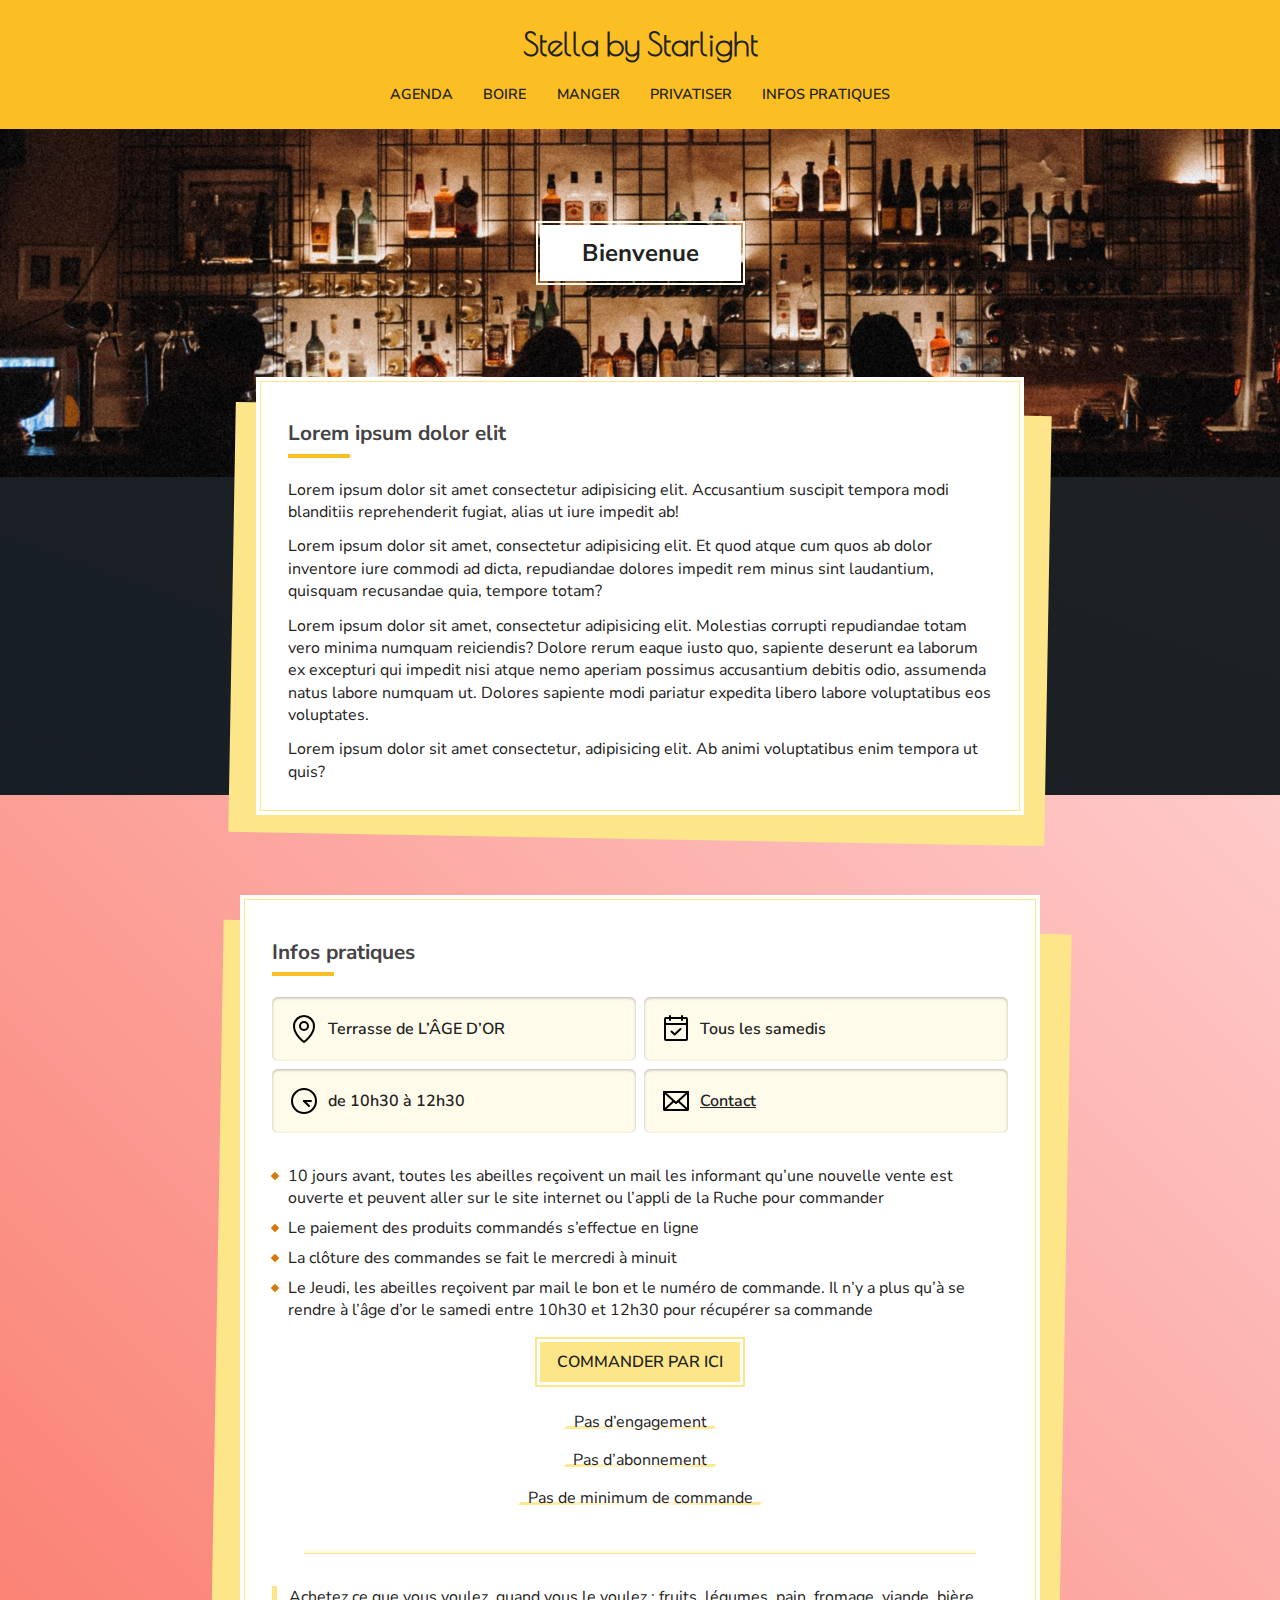
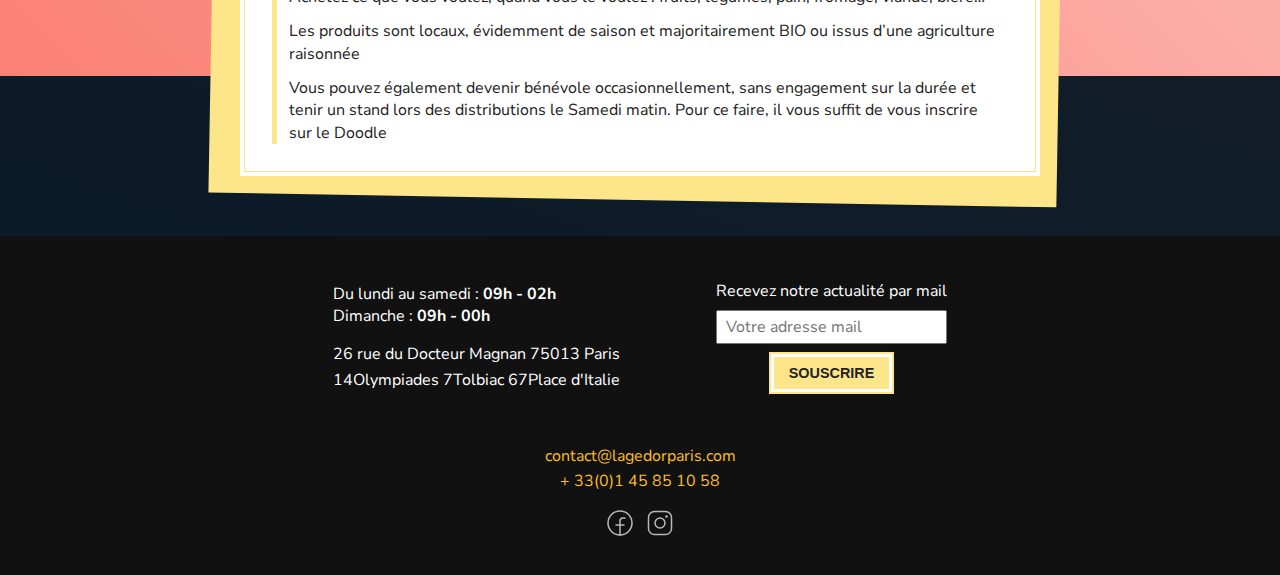
<file: index.html>
<!DOCTYPE html>
<html lang="en">
  <head>
    <meta charset="UTF-8" />
    <meta http-equiv="X-UA-Compatible" content="IE=edge" />
    <meta name="viewport" content="width=device-width, initial-scale=1.0" />
    <link rel="preconnect" href="https://fonts.googleapis.com" />
    <link rel="preconnect" href="https://fonts.gstatic.com" crossorigin />
    <link
      href="https://fonts.googleapis.com/css2?family=Nunito+Sans:wght@300;400;600;700&family=Poiret+One&display=swap"
      rel="stylesheet"
    />
    <link rel="stylesheet" href="style.css" />
    <title>Document</title>
  </head>
  <body>
    <header class="top-header">
      <div class="header-logo">
        <h1><a href="/index.html">Stella by Starlight</a></h1>
      </div>
      <nav class="main-nav">
        <ul class="nav-list">
          <li class="nav-item">
            <a href="/agenda.html" class="nav-link">Agenda</a>
          </li>
          <li class="nav-item">
            <a href="/boire.html" class="nav-link">Boire</a>
          </li>
          <li class="nav-item">
            <a href="#" class="nav-link">Manger</a>
          </li>
          <li class="nav-item">
            <a href="#" class="nav-link">Privatiser</a>
          </li>
          <li class="nav-item">
            <a href="#" class="nav-link">Infos pratiques</a>
          </li>
        </ul>
      </nav>
    </header>

    <main>
      <div class="container">
        <header class="section-header">
          <h2>Bienvenue</h2>
        </header>

        <section>
          <div class="five-col">
            <div class="full-bleed">
              <h3>Lorem ipsum dolor elit</h3>
              <p>Lorem ipsum dolor sit amet consectetur adipisicing elit. Accusantium suscipit tempora modi blanditiis reprehenderit fugiat, alias ut iure impedit ab!</p>
              <p>Lorem ipsum dolor sit amet, consectetur adipisicing elit. Et quod atque cum quos ab dolor inventore iure commodi ad dicta, repudiandae dolores impedit rem minus sint laudantium, quisquam recusandae quia, tempore totam?</p>
              <p>Lorem ipsum dolor sit amet, consectetur adipisicing elit. Molestias corrupti repudiandae totam vero minima numquam reiciendis? Dolore rerum eaque iusto quo, sapiente deserunt ea laborum ex excepturi qui impedit nisi atque nemo aperiam possimus accusantium debitis odio, assumenda natus labore numquam ut. Dolores sapiente modi pariatur expedita libero labore voluptatibus eos voluptates.</p>
              <p>Lorem ipsum dolor sit amet consectetur, adipisicing elit. Ab animi voluptatibus enim tempora ut quis?</p>
            </div>
          </div>
        </section>

        <section>
          <div class="five-col">
            <div class="full-bleed">
              <h3>Infos pratiques</h3>
              <ul class="grid-list">
                <li>
                  <svg
                    xmlns="http://www.w3.org/2000/svg"
                    width="32"
                    height="32"
                    fill="#000000"
                    viewBox="0 0 256 256"
                  >
                    <rect width="256" height="256" fill="none"></rect>
                    <circle
                      cx="128"
                      cy="104"
                      r="32"
                      fill="none"
                      stroke="#000000"
                      stroke-linecap="round"
                      stroke-linejoin="round"
                      stroke-width="16"
                    ></circle>
                    <path
                      d="M208,104c0,72-80,128-80,128S48,176,48,104a80,80,0,0,1,160,0Z"
                      fill="none"
                      stroke="#000000"
                      stroke-linecap="round"
                      stroke-linejoin="round"
                      stroke-width="16"
                    ></path>
                  </svg>
                  Terrasse de L’ÂGE D’OR
                </li>
                <li>
                  <svg
                    xmlns="http://www.w3.org/2000/svg"
                    width="32"
                    height="32"
                    fill="#000000"
                    viewBox="0 0 256 256"
                  >
                    <rect width="256" height="256" fill="none"></rect>
                    <rect
                      x="40"
                      y="40"
                      width="176"
                      height="176"
                      rx="8"
                      stroke-width="16"
                      stroke="#000000"
                      stroke-linecap="round"
                      stroke-linejoin="round"
                      fill="none"
                    ></rect>
                    <line
                      x1="176"
                      y1="24"
                      x2="176"
                      y2="56"
                      fill="none"
                      stroke="#000000"
                      stroke-linecap="round"
                      stroke-linejoin="round"
                      stroke-width="16"
                    ></line>
                    <line
                      x1="80"
                      y1="24"
                      x2="80"
                      y2="56"
                      fill="none"
                      stroke="#000000"
                      stroke-linecap="round"
                      stroke-linejoin="round"
                      stroke-width="16"
                    ></line>
                    <line
                      x1="40"
                      y1="88"
                      x2="216"
                      y2="88"
                      fill="none"
                      stroke="#000000"
                      stroke-linecap="round"
                      stroke-linejoin="round"
                      stroke-width="16"
                    ></line>
                    <polyline
                      points="163.995 127.995 117.328 171.995 91.995 147.995"
                      fill="none"
                      stroke="#000000"
                      stroke-linecap="round"
                      stroke-linejoin="round"
                      stroke-width="16"
                    ></polyline>
                  </svg>
                  Tous les samedis
                </li>
                <li>
                  <svg
                    xmlns="http://www.w3.org/2000/svg"
                    width="32"
                    height="32"
                    fill="#000000"
                    viewBox="0 0 256 256"
                  >
                    <rect width="256" height="256" fill="none"></rect>
                    <circle
                      cx="128"
                      cy="128"
                      r="96"
                      fill="none"
                      stroke="#000000"
                      stroke-miterlimit="10"
                      stroke-width="16"
                    ></circle>
                    <line
                      x1="128"
                      y1="128"
                      x2="184"
                      y2="128"
                      fill="none"
                      stroke="#000000"
                      stroke-linecap="round"
                      stroke-linejoin="round"
                      stroke-width="16"
                    ></line>
                    <line
                      x1="167.59798"
                      y1="167.59798"
                      x2="128"
                      y2="128"
                      fill="none"
                      stroke="#000000"
                      stroke-linecap="round"
                      stroke-linejoin="round"
                      stroke-width="16"
                    ></line>
                  </svg>
                  de 10h30 à 12h30
                </li>
                <li>
                  <svg
                    xmlns="http://www.w3.org/2000/svg"
                    width="32"
                    height="32"
                    fill="#000000"
                    viewBox="0 0 256 256"
                  >
                    <rect width="256" height="256" fill="none"></rect>
                    <polyline
                      points="224 56 128 144 32 56"
                      fill="none"
                      stroke="#000000"
                      stroke-linecap="round"
                      stroke-linejoin="round"
                      stroke-width="16"
                    ></polyline>
                    <path
                      d="M32,56H224a0,0,0,0,1,0,0V192a8,8,0,0,1-8,8H40a8,8,0,0,1-8-8V56A0,0,0,0,1,32,56Z"
                      fill="none"
                      stroke="#000000"
                      stroke-linecap="round"
                      stroke-linejoin="round"
                      stroke-width="16"
                    ></path>
                    <line
                      x1="110.54541"
                      y1="128.00013"
                      x2="34.4668"
                      y2="197.73926"
                      fill="none"
                      stroke="#000000"
                      stroke-linecap="round"
                      stroke-linejoin="round"
                      stroke-width="16"
                    ></line>
                    <line
                      x1="221.53418"
                      y1="197.73926"
                      x2="145.45424"
                      y2="127.99964"
                      fill="none"
                      stroke="#000000"
                      stroke-linecap="round"
                      stroke-linejoin="round"
                      stroke-width="16"
                    ></line>
                  </svg>
                  <a href="#">Contact</a>
                </li>
              </ul>
              <ul class="details-list">
                <li>
                  10 jours avant, toutes les abeilles reçoivent un mail les
                  informant qu’une nouvelle vente est ouverte et peuvent aller
                  sur le site internet ou l’appli de la Ruche pour commander
                </li>
                <li>Le paiement des produits commandés s’effectue en ligne</li>
                <li>La clôture des commandes se fait le mercredi à minuit</li>
                <li>
                  Le Jeudi, les abeilles reçoivent par mail le bon et le numéro
                  de commande. Il n’y a plus qu’à se rendre à l’âge d’or le
                  samedi entre 10h30 et 12h30 pour récupérer sa commande
                </li>
              </ul>

              <a class="cta" href="#">Commander par ici</a>

              <ul class="liste-bandeau">
                <li>Pas d’engagement</li>
                <li>Pas d’abonnement</li>
                <li>Pas de minimum de commande</li>
              </ul>

              <hr />

              <div class="lastdetails">
                <p>
                  Achetez ce que vous voulez, quand vous le voulez : fruits,
                  légumes, pain, fromage, viande, bière…
                </p>
                <p>
                  Les produits sont locaux, évidemment de saison et
                  majoritairement BIO ou issus d’une agriculture raisonnée
                </p>

                <p>
                  Vous pouvez également devenir bénévole occasionnellement, sans
                  engagement sur la durée et tenir un stand lors des
                  distributions le Samedi matin. Pour ce faire, il vous suffit
                  de vous inscrire sur le Doodle
                </p>
              </div>
            </div>
          </div>
        </section>
      </div>
    </main>

    <footer>
      <div class="container">
        <div class="infos-pratiques">
          <p>Du lundi au samedi : <strong>09h - 02h</strong></p>
          <p>Dimanche : <strong>09h - 00h</strong></p>
          <div class="localisation">
            <p>26 rue du Docteur Magnan 75013 Paris</p>
            <ul class="stationsmetro">
              <li><span class="ligne14">14</span> Olympiades</li>
              <li><span class="ligne7">7</span> Tolbiac</li>
              <li>
                <span class="ligne6">6</span><span class="ligne7">7</span> Place
                d'Italie
              </li>
            </ul>
          </div>
        </div>

        <div class="newsletter-sub">
          <form id="newsletterSub">
            <label
              >Recevez notre actualité par mail

              <input
                type="email"
                name="emailForSub"
                placeholder="Votre adresse mail"
              />
            </label>

            <button type="submit" class="cta">Souscrire</button>
          </form>
        </div>

        <div class="contact">
          <div class="contact-links">
            <a href="mailto:contact@lagedorparis.com"
              >contact@lagedorparis.com</a
            >
            <a href="tel:+33145851058">+ 33(0)1 45 85 10 58</a>
          </div>
          <div class="social-icons">
            <a href="#" class="social-icon"
              ><svg
                xmlns="http://www.w3.org/2000/svg"
                width="32"
                height="32"
                fill="#ffffff"
                viewBox="0 0 256 256"
              >
                <rect width="32" height="32" fill="none"></rect>
                <circle
                  cx="128"
                  cy="128"
                  r="96"
                  fill="none"
                  stroke="#ffffff"
                  stroke-linecap="round"
                  stroke-linejoin="round"
                  stroke-width="12"
                ></circle>
                <path
                  d="M168,88.00094H152a24,24,0,0,0-24,24v112"
                  fill="none"
                  stroke="#ffffff"
                  stroke-linecap="round"
                  stroke-linejoin="round"
                  stroke-width="12"
                ></path>
                <line
                  x1="96"
                  y1="144.00094"
                  x2="160"
                  y2="144.00094"
                  fill="none"
                  stroke="#ffffff"
                  stroke-linecap="round"
                  stroke-linejoin="round"
                  stroke-width="12"
                ></line></svg></a>
            <a href="#" class="social-icon"
              ><svg
                xmlns="http://www.w3.org/2000/svg"
                width="32"
                height="32"
                fill="#ffffff"
                viewBox="0 0 256 256"
              >
                <rect width="32" height="32" fill="none"></rect>
                <circle
                  cx="128"
                  cy="128"
                  r="40"
                  fill="none"
                  stroke="#ffffff"
                  stroke-linecap="round"
                  stroke-linejoin="round"
                  stroke-width="12"
                ></circle>
                <rect
                  x="36"
                  y="36"
                  width="184"
                  height="184"
                  rx="48"
                  stroke-width="12"
                  stroke="#ffffff"
                  stroke-linecap="round"
                  stroke-linejoin="round"
                  fill="none"
                ></rect>
                <circle cx="180" cy="75.99998" r="10"></circle></svg></a>
          </div>
        </div>
      </div>
    </footer>
  </body>
</html>
</file>
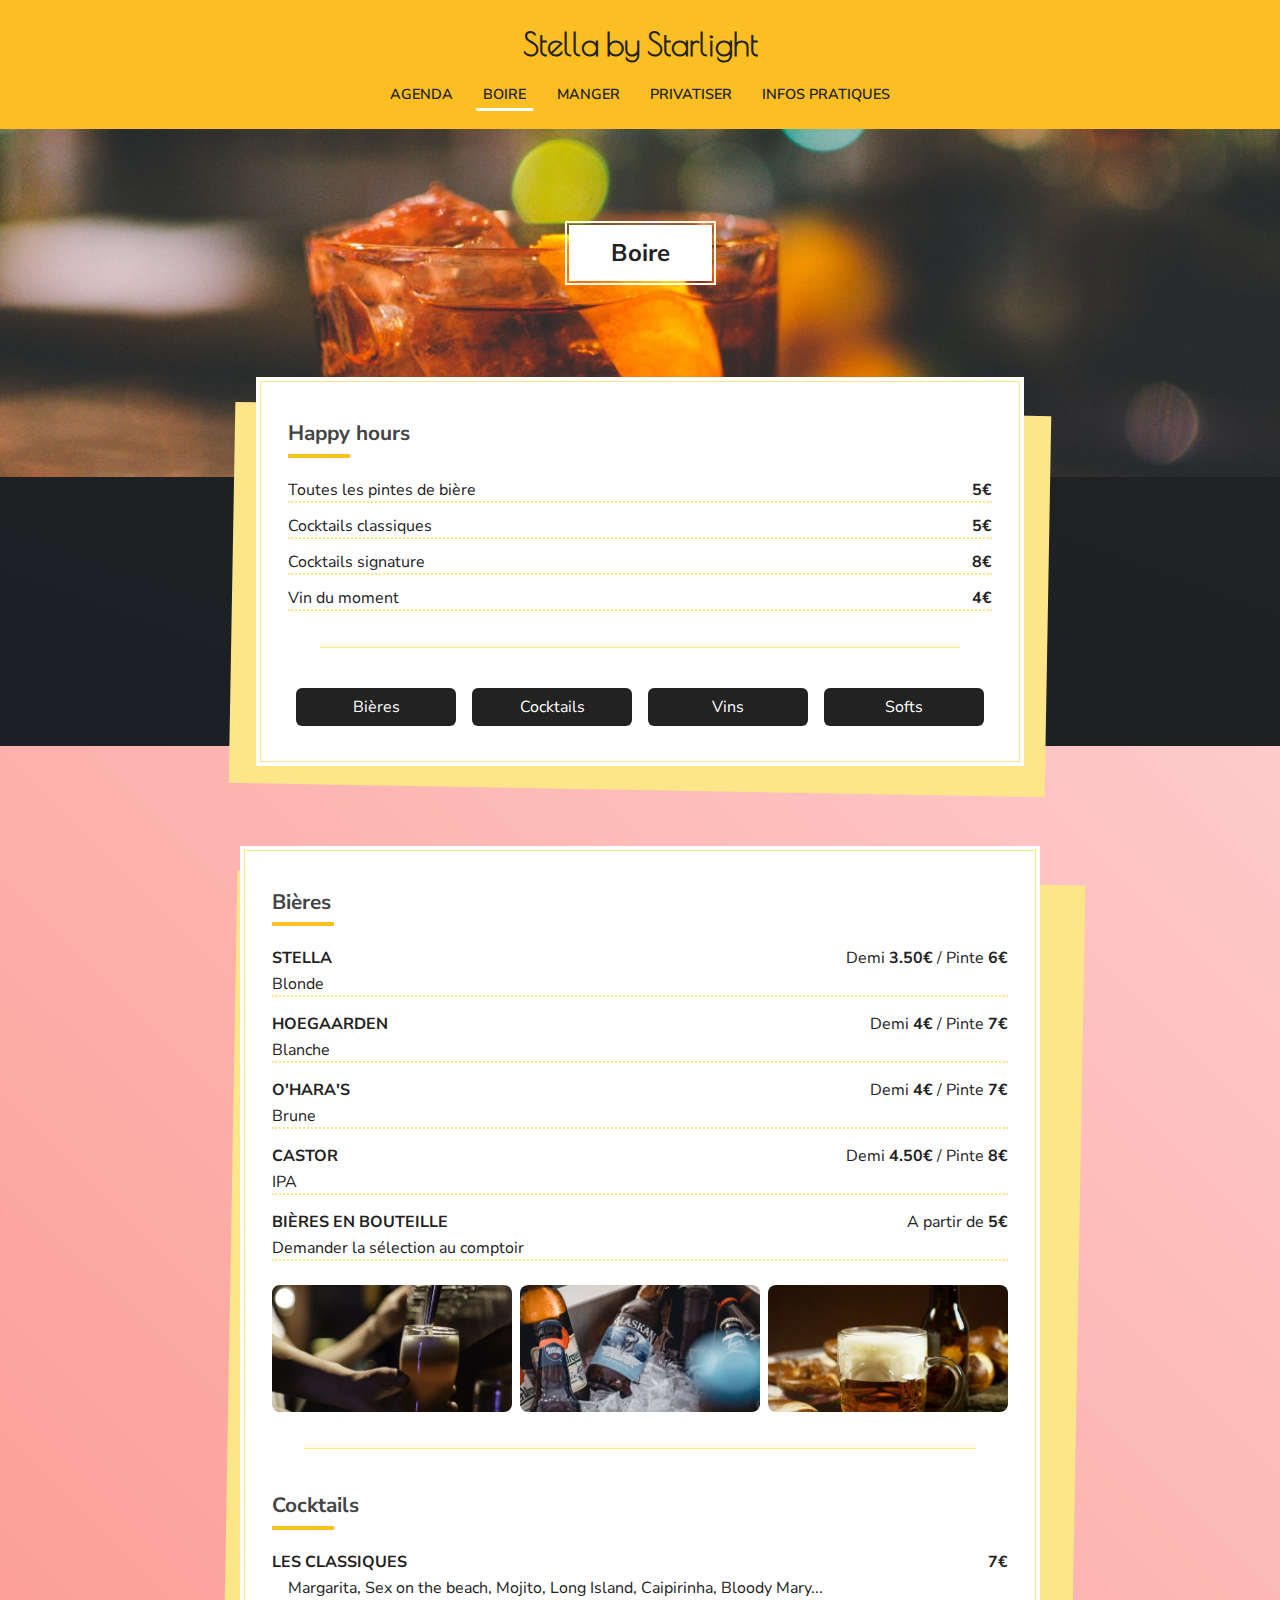
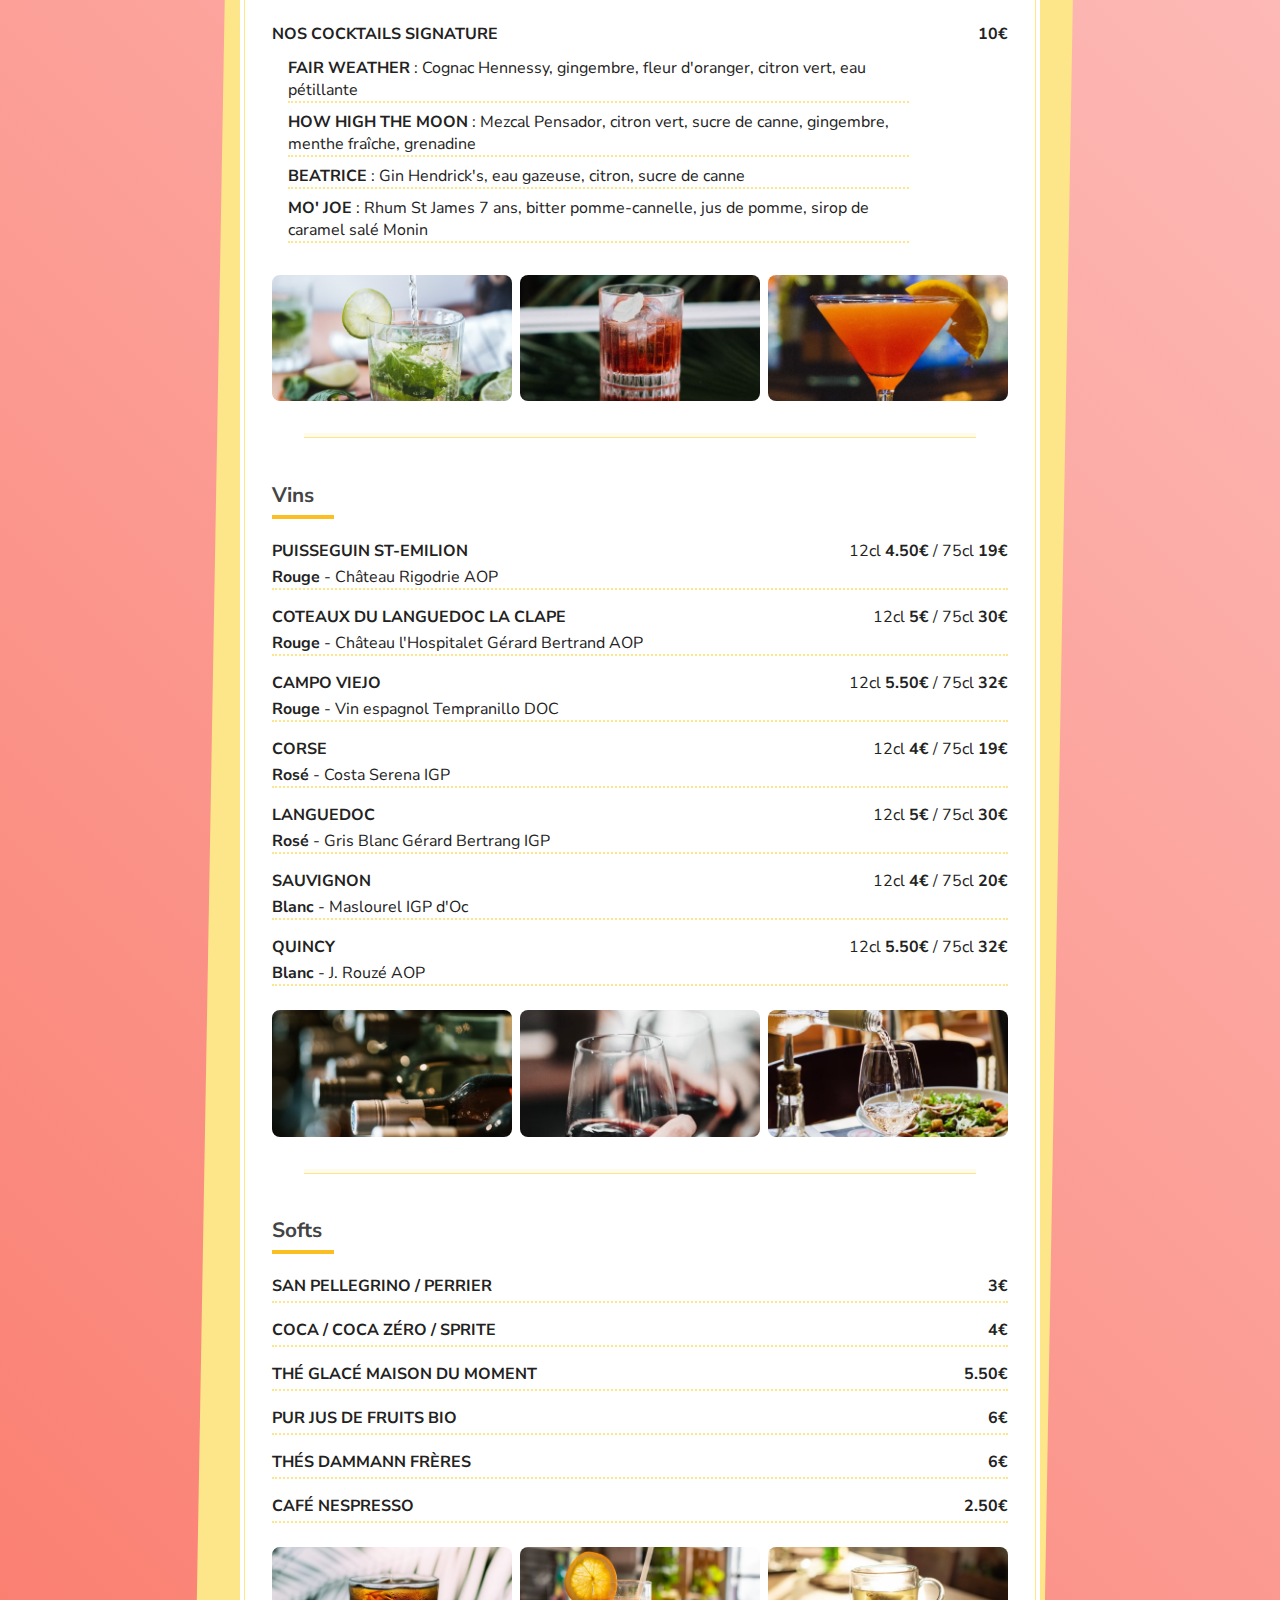
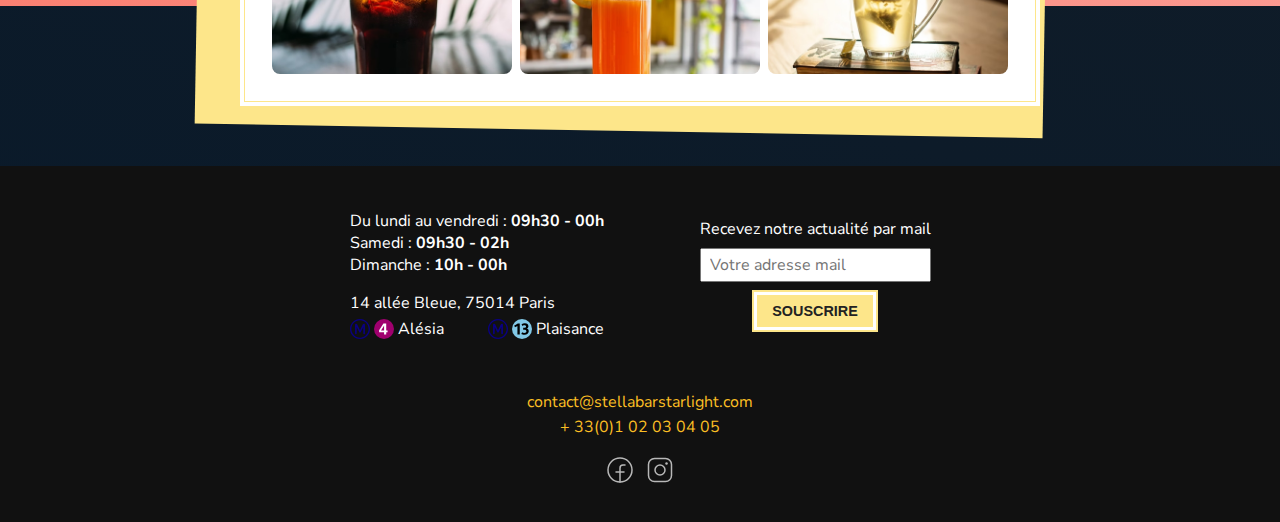
<file: boire.html>
<!DOCTYPE html>
<html lang="en">
  <head>
    <meta charset="UTF-8" />
    <meta http-equiv="X-UA-Compatible" content="IE=edge" />
    <meta name="viewport" content="width=device-width, initial-scale=1.0" />
    <link rel="preconnect" href="https://fonts.googleapis.com" />
    <link rel="preconnect" href="https://fonts.gstatic.com" crossorigin />
    <link
      href="https://fonts.googleapis.com/css2?family=Nunito+Sans:wght@300;400;600;700&family=Poiret+One&display=swap"
      rel="stylesheet"
    />
    <link rel="stylesheet" href="style.css" />
    <link rel="stylesheet" href="boire.css" />
    <title>SBS | Boire</title>
  </head>
  <body>
    <header class="top-header">
      <div class="header-logo">
        <h1><a href="/index.html">Stella by Starlight</a></h1>
      </div>
      <nav class="main-nav">
        <ul class="nav-list">
          <li class="nav-item">
            <a href="/agenda.html" class="nav-link">Agenda</a>
          </li>
          <li class="nav-item">
            <a href="/boire.html" class="nav-link nav-current">Boire</a>
          </li>
          <li class="nav-item">
            <a href="#" class="nav-link">Manger</a>
          </li>
          <li class="nav-item">
            <a href="#" class="nav-link">Privatiser</a>
          </li>
          <li class="nav-item">
            <a href="#" class="nav-link">Infos pratiques</a>
          </li>
        </ul>
      </nav>
    </header>

    <main>
      <div class="container">
        <header class="section-header">
          <h2>Boire</h2>
        </header>

        <section>
          <div class="five-col">
            <div class="full-bleed">
              <h3>Happy hours</h3>
              <ul class="happyhours-list">
                <li>Toutes les pintes de bière <strong>5€</strong></li>
                <li>Cocktails classiques <strong>5€</strong></li>
                <li>Cocktails signature <strong>8€</strong></li>
                <li>Vin du moment <strong>4€</strong></li>
              </ul>

              <hr>

              <ul class="page-anchors">
                <li><a href="#boire-bieres">Bières</a></li>
                <li><a href="#boire-cocktails">Cocktails</a></li>
                <li><a href="#boire-vins">Vins</a></li>
                <li><a href="#boire-softs">Softs</a></li>
              </ul>
            </div>
          </div>
        </section>

        <section>
          <div class="five-col">
            <div class="full-bleed">
              <h3 id="boire-bieres">Bières</h3>
              <ul class="drinks-list drinks-beers">
                <li>
                  <span class="drink-name">Stella</span>
                  <span class="drink-detail">Blonde</span>
                  <span class="drink-price">Demi <strong>3.50€</strong> / Pinte <strong>6€</strong></span>
                </li>
                <li>
                  <span class="drink-name">Hoegaarden</span>
                  <span class="drink-detail">Blanche</span>
                  <span class="drink-price">Demi <strong>4€</strong> / Pinte <strong>7€</strong></span>
                </li>
                <li>
                  <span class="drink-name">O'Hara's</span>
                  <span class="drink-detail">Brune</span>
                  <span class="drink-price">Demi <strong>4€</strong> / Pinte <strong>7€</strong></span>
                </li>
                <li>
                  <span class="drink-name">Castor</span>
                  <span class="drink-detail">IPA</span>
                  <span class="drink-price">Demi <strong>4.50€</strong> / Pinte <strong>8€</strong></span>
                </li>
                <li>
                  <span class="drink-name">Bières en bouteille</span>
                  <span class="drink-detail">Demander la sélection au comptoir</span>
                  <span class="drink-price">A partir de <strong>5€</strong></span>
                </li>
                <div class="bgimage"><div></div><div></div><div></div></div>
              </ul>

              <hr>

              <h3 id="boire-cocktails">Cocktails</h3>
              <ul class="drinks-list drinks-cocktails">
                <li>
                  <span class="drink-name">Les classiques</span>
                  <span class="drink-detail">Margarita, Sex on the beach, Mojito, Long Island, Caipirinha, Bloody Mary...</span>
                  <span class="drink-price"><strong>7€</strong></span>
                </li>
                <li>
                  <span class="drink-name">Nos cocktails signature</span>
                  <span class="drink-detail"><ul>
                    <li><strong>Fair Weather</strong> : Cognac Hennessy, gingembre, fleur d'oranger, citron vert, eau pétillante</li>
                    <li><strong>How High The Moon</strong> : Mezcal Pensador, citron vert, sucre de canne, gingembre, menthe fraîche, grenadine</li>
                    <li><strong>Beatrice</strong> : Gin Hendrick's, eau gazeuse, citron, sucre de canne</li>
                    <li><strong>Mo' Joe</strong> : Rhum St James 7 ans, bitter pomme-cannelle, jus de pomme, sirop de caramel salé Monin</li>

                  </ul></span>
                  <span class="drink-price"><strong>10€</strong></span>
                </li>

                <div class="bgimage"><div></div><div></div><div></div></div>
              </ul>

              <hr>

              <h3 id="boire-vins">Vins</h3>
              <ul class="drinks-list drinks-vins">
                <li>
                  <span class="drink-name">Puisseguin St-Emilion</span>
                  <span class="drink-detail"><strong>Rouge</strong> - Château Rigodrie AOP</span>
                  <span class="drink-price">12cl <strong>4.50€</strong> / 75cl <strong>19€</strong></span>
                </li>
                <li>
                  <span class="drink-name">Coteaux du Languedoc La Clape</span>
                  <span class="drink-detail"><strong>Rouge</strong> - Château l'Hospitalet Gérard Bertrand AOP</span>
                  <span class="drink-price">12cl <strong>5€</strong> / 75cl <strong>30€</strong></span>
                </li>
                <li>
                  <span class="drink-name">Campo Viejo</span>
                  <span class="drink-detail"><strong>Rouge</strong> - Vin espagnol Tempranillo DOC</span>
                  <span class="drink-price">12cl <strong>5.50€</strong> / 75cl <strong>32€</strong></span>
                </li>
                <li>
                  <span class="drink-name">Corse</span>
                  <span class="drink-detail"><strong>Rosé</strong> - Costa Serena IGP</span>
                  <span class="drink-price">12cl <strong>4€</strong> / 75cl <strong>19€</strong></span>
                </li>
                <li>
                  <span class="drink-name">Languedoc</span>
                  <span class="drink-detail"><strong>Rosé</strong> - Gris Blanc Gérard Bertrang IGP</span>
                  <span class="drink-price">12cl <strong>5€</strong> / 75cl <strong>30€</strong></span>
                </li>
                <li>
                  <span class="drink-name">Sauvignon</span>
                  <span class="drink-detail"><strong>Blanc</strong> - Maslourel IGP d'Oc</span>
                  <span class="drink-price">12cl <strong>4€</strong> / 75cl <strong>20€</strong></span>
                </li>
                <li>
                  <span class="drink-name">Quincy</span>
                  <span class="drink-detail"><strong>Blanc</strong> - J. Rouzé AOP</span>
                  <span class="drink-price">12cl <strong>5.50€</strong> / 75cl <strong>32€</strong></span>
                </li>

                <div class="bgimage"><div></div><div></div><div></div></div>
              </ul>

              <hr>

              <h3 id="boire-softs">Softs</h3>
              <ul class="drinks-list drinks-softs">
                <li>
                  <span class="drink-name">San Pellegrino / Perrier</span>
                  <span class="drink-price"><strong>3€</strong></span>
                </li>
                <li>
                  <span class="drink-name">Coca / Coca Zéro / Sprite</span>
                  <span class="drink-price"><strong>4€</strong></span>
                </li>
                <li>
                  <span class="drink-name">Thé glacé maison du moment</span>
                  <span class="drink-price"><strong>5.50€</strong></span>
                </li>
                <li>
                  <span class="drink-name">Pur jus de fruits bio</span>
                  <span class="drink-price"><strong>6€</strong></span>
                </li>
                <li>
                  <span class="drink-name">Thés Dammann Frères</span>
                  <span class="drink-price"><strong>6€</strong></span>
                </li>
                <li>
                  <span class="drink-name">Café Nespresso</span>
                  <span class="drink-price"><strong>2.50€</strong></span>
                </li>



                <div class="bgimage"><div></div><div></div><div></div></div>
              </ul>
             </div>
          </div>
        </section>
      </div>
    </main>

    <footer>
      <div class="container">
        <div class="infos-pratiques">
          <p>Du lundi au vendredi : <strong>09h30 - 00h</strong></p>
          <p>Samedi : <strong>09h30 - 02h</strong></p>
          <p>Dimanche : <strong>10h - 00h</strong></p>
          <div class="localisation">
            <p>14 allée Bleue, 75014 Paris</p>
            <ul class="stationsmetro">
              <li><img src="/img/metro.svg" alt=""><img src="/img/metro4.svg" alt="">Alésia</li>
              <li><img src="/img/metro.svg" alt=""><img src="/img/metro13.svg" alt="">Plaisance</li>
            </ul>
          </div>
        </div>

        <div class="newsletter-sub">
          <form id="newsletterSub">
            <label
              >Recevez notre actualité par mail

              <input
                type="email"
                name="emailForSub"
                placeholder="Votre adresse mail"
              />
            </label>

            <button type="submit" class="cta">Souscrire</button>
          </form>
        </div>

        <div class="contact">
          <div class="contact-links">
            <a href="mailto:contact@stellabarstarlight.com"
              >contact@stellabarstarlight.com</a
            >
            <a href="tel:+33102030405">+ 33(0)1 02 03 04 05</a>
          </div>
          <div class="social-icons">
            <a href="#" class="social-icon"
              ><svg
                xmlns="http://www.w3.org/2000/svg"
                width="32"
                height="32"
                fill="#ffffff"
                viewBox="0 0 256 256"
              >
                <rect width="32" height="32" fill="none"></rect>
                <circle
                  cx="128"
                  cy="128"
                  r="96"
                  fill="none"
                  stroke="#ffffff"
                  stroke-linecap="round"
                  stroke-linejoin="round"
                  stroke-width="12"
                ></circle>
                <path
                  d="M168,88.00094H152a24,24,0,0,0-24,24v112"
                  fill="none"
                  stroke="#ffffff"
                  stroke-linecap="round"
                  stroke-linejoin="round"
                  stroke-width="12"
                ></path>
                <line
                  x1="96"
                  y1="144.00094"
                  x2="160"
                  y2="144.00094"
                  fill="none"
                  stroke="#ffffff"
                  stroke-linecap="round"
                  stroke-linejoin="round"
                  stroke-width="12"
                ></line></svg></a>
            <a href="#" class="social-icon"
              ><svg
                xmlns="http://www.w3.org/2000/svg"
                width="32"
                height="32"
                fill="#ffffff"
                viewBox="0 0 256 256"
              >
                <rect width="32" height="32" fill="none"></rect>
                <circle
                  cx="128"
                  cy="128"
                  r="40"
                  fill="none"
                  stroke="#ffffff"
                  stroke-linecap="round"
                  stroke-linejoin="round"
                  stroke-width="12"
                ></circle>
                <rect
                  x="36"
                  y="36"
                  width="184"
                  height="184"
                  rx="48"
                  stroke-width="12"
                  stroke="#ffffff"
                  stroke-linecap="round"
                  stroke-linejoin="round"
                  fill="none"
                ></rect>
                <circle cx="180" cy="75.99998" r="10"></circle></svg></a>
          </div>
        </div>
      </div>
    </footer>
  </body>
</html>
</file>
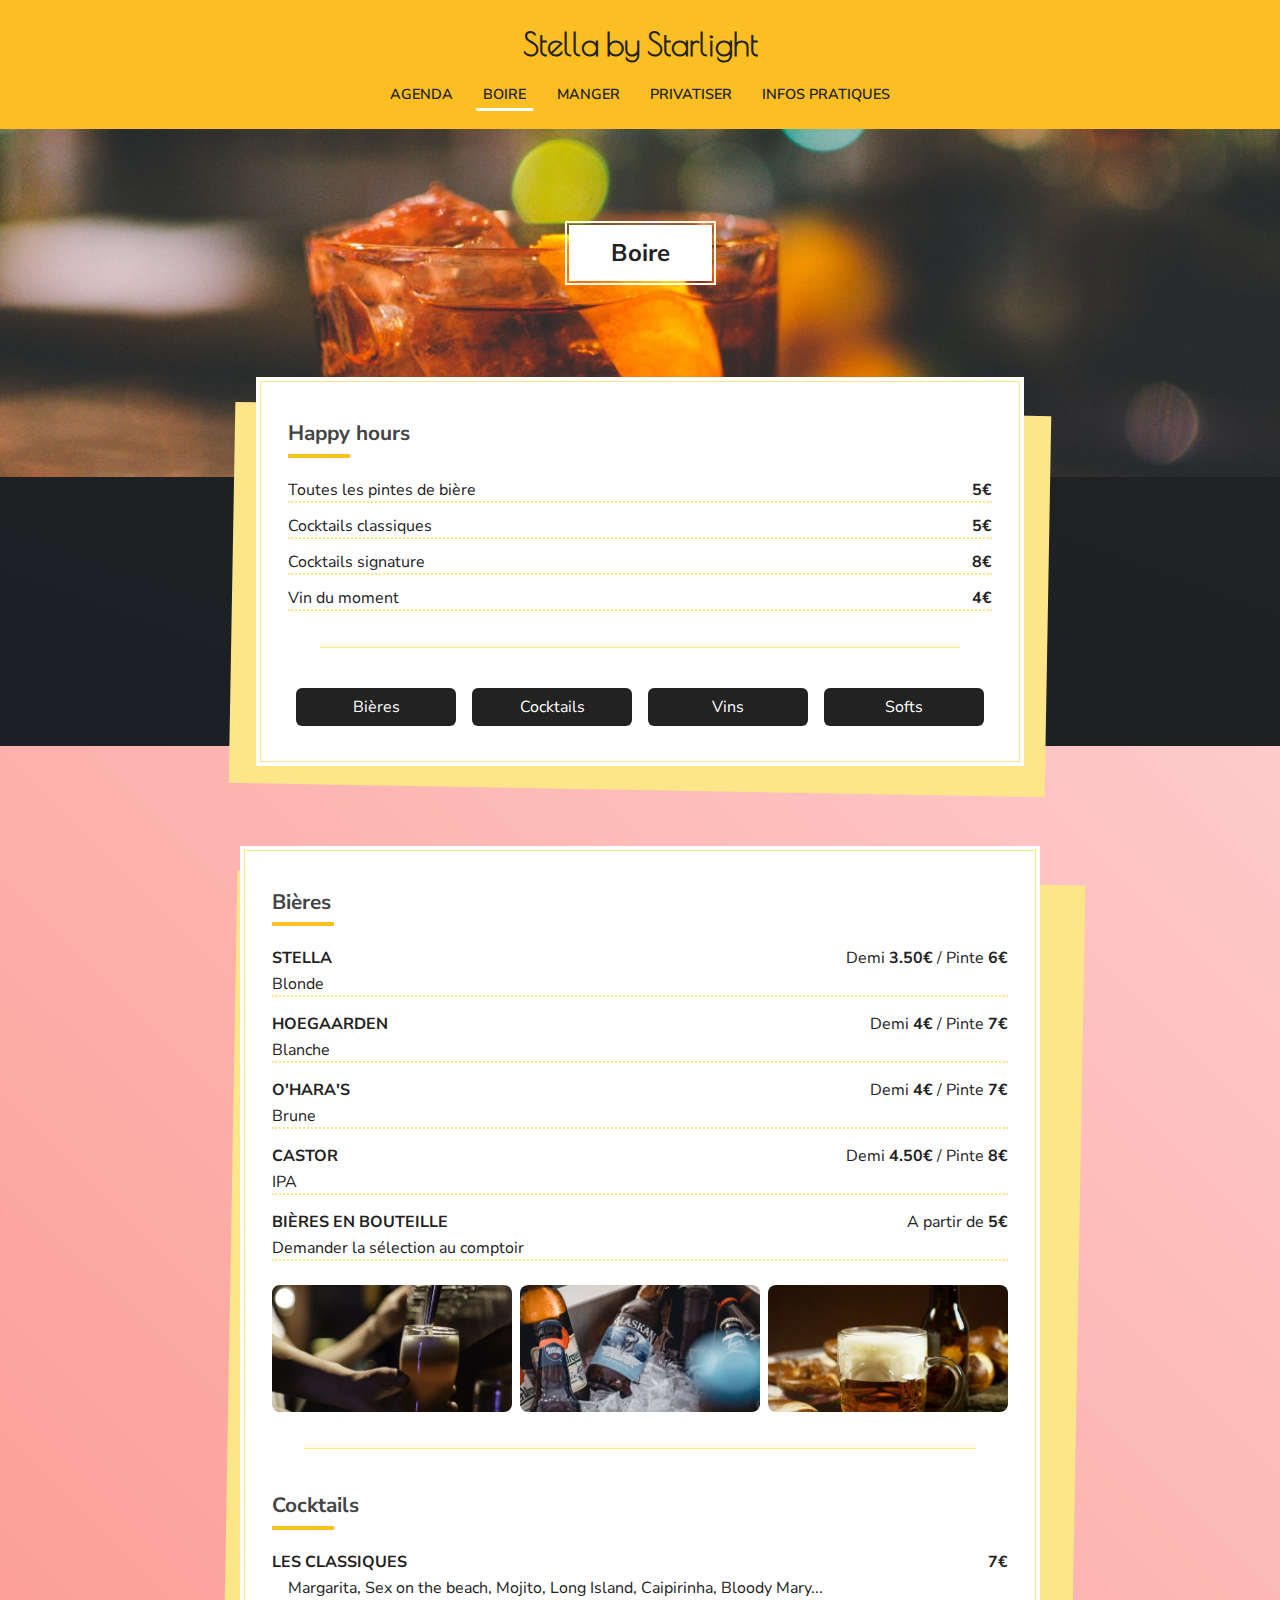
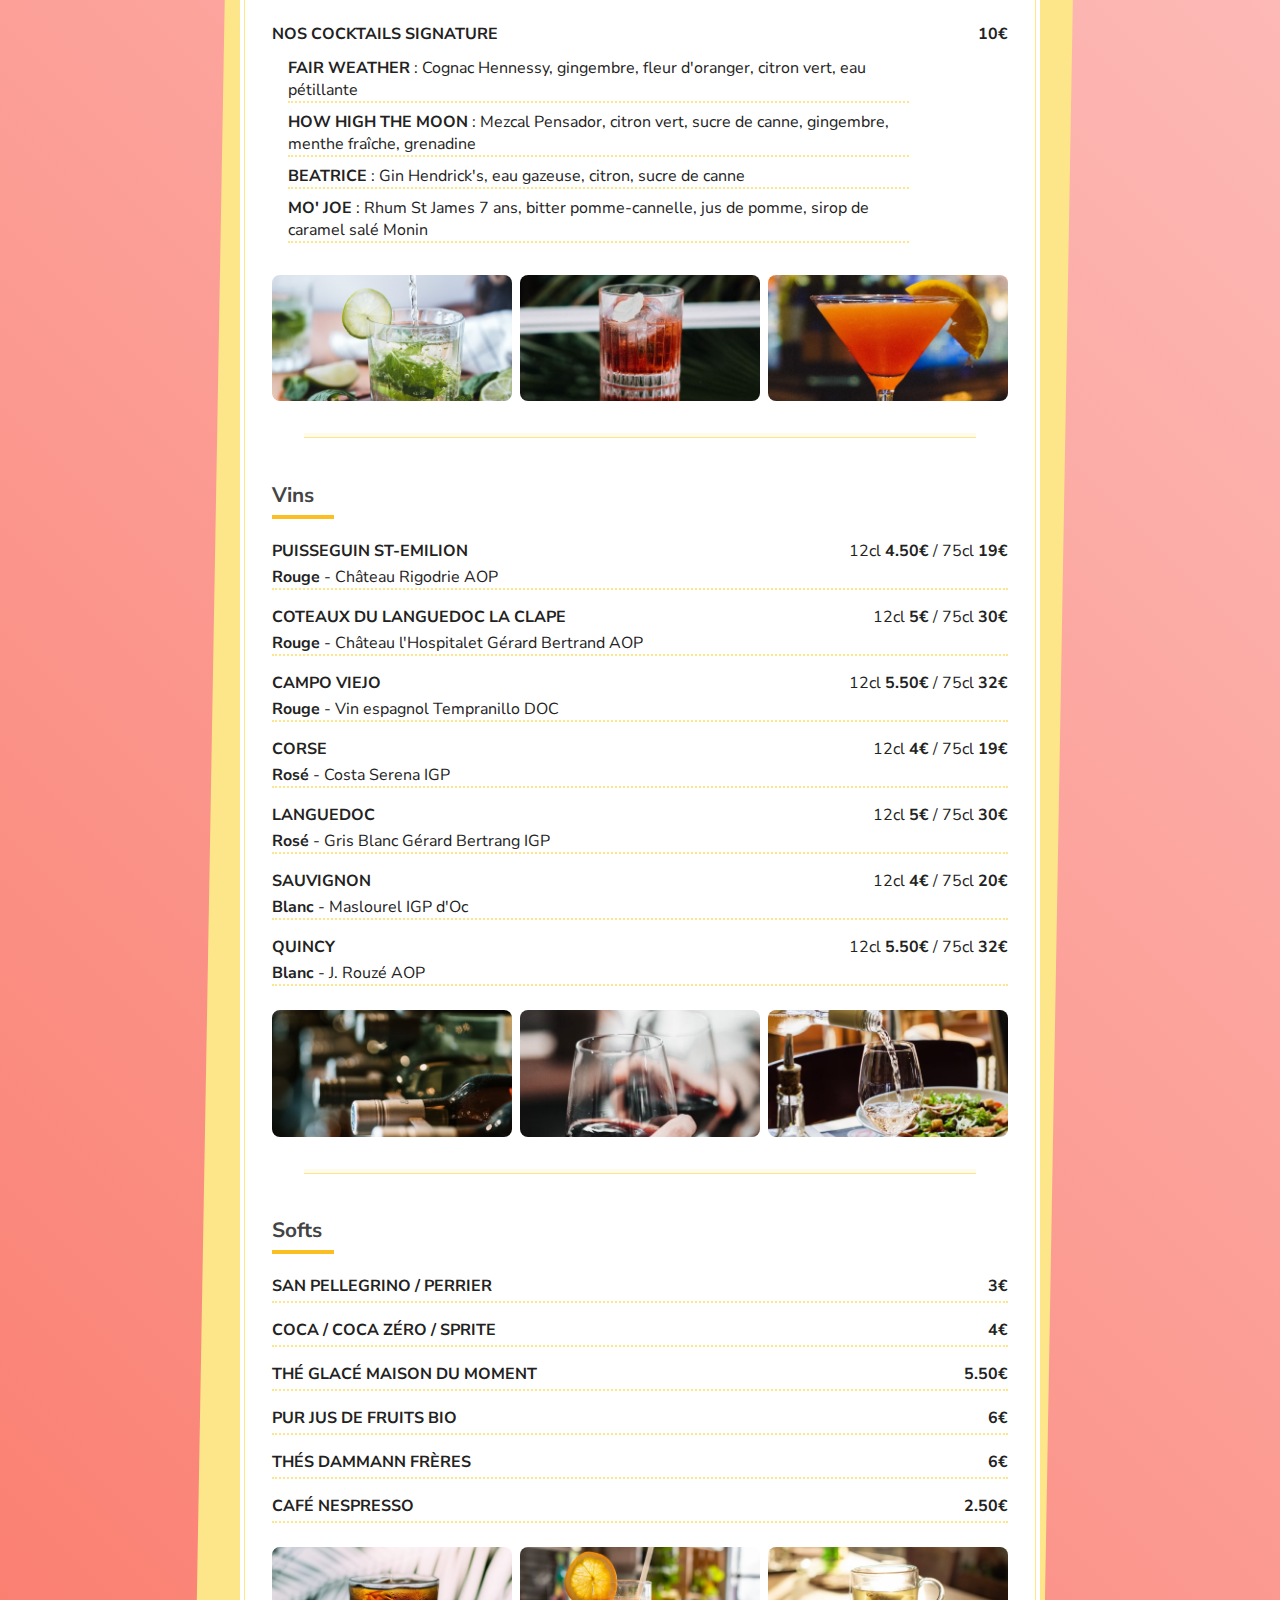
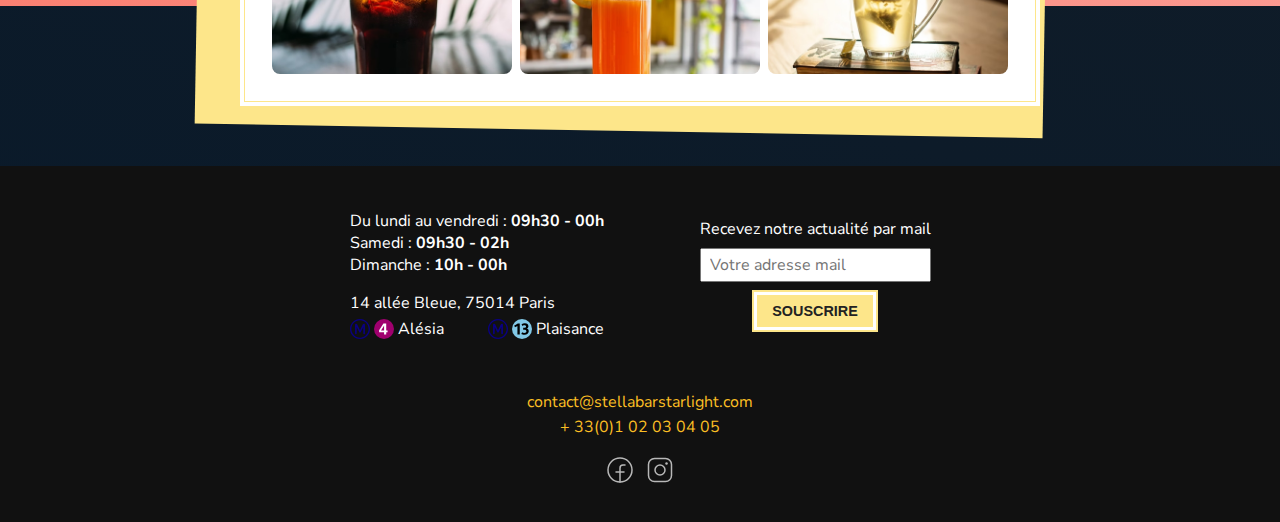
<file: manger.html>
<!DOCTYPE html>
<html lang="en">
  <head>
    <meta charset="UTF-8" />
    <meta http-equiv="X-UA-Compatible" content="IE=edge" />
    <meta name="viewport" content="width=device-width, initial-scale=1.0" />
    <link rel="preconnect" href="https://fonts.googleapis.com" />
    <link rel="preconnect" href="https://fonts.gstatic.com" crossorigin />
    <link
      href="https://fonts.googleapis.com/css2?family=Nunito+Sans:wght@300;400;600;700&family=Poiret+One&display=swap"
      rel="stylesheet"
    />
    <link rel="stylesheet" href="style.css" />
    <link rel="stylesheet" href="boire.css" />
    <title>SBS | Manger</title>
  </head>
  <body>
    <header class="top-header">
      <div class="header-logo">
        <h1><a href="/index.html">Stella by Starlight</a></h1>
      </div>
      <nav class="main-nav">
        <ul class="nav-list">
          <li class="nav-item">
            <a href="/agenda.html" class="nav-link">Agenda</a>
          </li>
          <li class="nav-item">
            <a href="/boire.html" class="nav-link nav-current">Boire</a>
          </li>
          <li class="nav-item">
            <a href="#" class="nav-link">Manger</a>
          </li>
          <li class="nav-item">
            <a href="#" class="nav-link">Privatiser</a>
          </li>
          <li class="nav-item">
            <a href="#" class="nav-link">Infos pratiques</a>
          </li>
        </ul>
      </nav>
    </header>

    <main>
      <div class="container">
        <header class="section-header">
          <h2>Boire</h2>
        </header>

        <section>
          <div class="five-col">
            <div class="full-bleed">
              <h3>Happy hours</h3>
              <ul class="happyhours-list">
                <li>Toutes les pintes de bière <strong>5€</strong></li>
                <li>Cocktails classiques <strong>5€</strong></li>
                <li>Cocktails signature <strong>8€</strong></li>
                <li>Vin du moment <strong>4€</strong></li>
              </ul>

              <hr>

              <ul class="page-anchors">
                <li><a href="#boire-bieres">Bières</a></li>
                <li><a href="#boire-cocktails">Cocktails</a></li>
                <li><a href="#boire-vins">Vins</a></li>
                <li><a href="#boire-softs">Softs</a></li>
              </ul>
            </div>
          </div>
        </section>

        <section>
          <div class="five-col">
            <div class="full-bleed">
              <h3 id="boire-bieres">Bières</h3>
              <ul class="drinks-list drinks-beers">
                <li>
                  <span class="drink-name">Stella</span>
                  <span class="drink-detail">Blonde</span>
                  <span class="drink-price">Demi <strong>3.50€</strong> / Pinte <strong>6€</strong></span>
                </li>
                <li>
                  <span class="drink-name">Hoegaarden</span>
                  <span class="drink-detail">Blanche</span>
                  <span class="drink-price">Demi <strong>4€</strong> / Pinte <strong>7€</strong></span>
                </li>
                <li>
                  <span class="drink-name">O'Hara's</span>
                  <span class="drink-detail">Brune</span>
                  <span class="drink-price">Demi <strong>4€</strong> / Pinte <strong>7€</strong></span>
                </li>
                <li>
                  <span class="drink-name">Castor</span>
                  <span class="drink-detail">IPA</span>
                  <span class="drink-price">Demi <strong>4.50€</strong> / Pinte <strong>8€</strong></span>
                </li>
                <li>
                  <span class="drink-name">Bières en bouteille</span>
                  <span class="drink-detail">Demander la sélection au comptoir</span>
                  <span class="drink-price">A partir de <strong>5€</strong></span>
                </li>
                <div class="bgimage"><div></div><div></div><div></div></div>
              </ul>

              <hr>

              <h3 id="boire-cocktails">Cocktails</h3>
              <ul class="drinks-list drinks-cocktails">
                <li>
                  <span class="drink-name">Les classiques</span>
                  <span class="drink-detail">Margarita, Sex on the beach, Mojito, Long Island, Caipirinha, Bloody Mary...</span>
                  <span class="drink-price"><strong>7€</strong></span>
                </li>
                <li>
                  <span class="drink-name">Nos cocktails signature</span>
                  <span class="drink-detail"><ul>
                    <li><strong>Fair Weather</strong> : Cognac Hennessy, gingembre, fleur d'oranger, citron vert, eau pétillante</li>
                    <li><strong>How High The Moon</strong> : Mezcal Pensador, citron vert, sucre de canne, gingembre, menthe fraîche, grenadine</li>
                    <li><strong>Beatrice</strong> : Gin Hendrick's, eau gazeuse, citron, sucre de canne</li>
                    <li><strong>Mo' Joe</strong> : Rhum St James 7 ans, bitter pomme-cannelle, jus de pomme, sirop de caramel salé Monin</li>

                  </ul></span>
                  <span class="drink-price"><strong>10€</strong></span>
                </li>

                <div class="bgimage"><div></div><div></div><div></div></div>
              </ul>

              <hr>

              <h3 id="boire-vins">Vins</h3>
              <ul class="drinks-list drinks-vins">
                <li>
                  <span class="drink-name">Puisseguin St-Emilion</span>
                  <span class="drink-detail"><strong>Rouge</strong> - Château Rigodrie AOP</span>
                  <span class="drink-price">12cl <strong>4.50€</strong> / 75cl <strong>19€</strong></span>
                </li>
                <li>
                  <span class="drink-name">Coteaux du Languedoc La Clape</span>
                  <span class="drink-detail"><strong>Rouge</strong> - Château l'Hospitalet Gérard Bertrand AOP</span>
                  <span class="drink-price">12cl <strong>5€</strong> / 75cl <strong>30€</strong></span>
                </li>
                <li>
                  <span class="drink-name">Campo Viejo</span>
                  <span class="drink-detail"><strong>Rouge</strong> - Vin espagnol Tempranillo DOC</span>
                  <span class="drink-price">12cl <strong>5.50€</strong> / 75cl <strong>32€</strong></span>
                </li>
                <li>
                  <span class="drink-name">Corse</span>
                  <span class="drink-detail"><strong>Rosé</strong> - Costa Serena IGP</span>
                  <span class="drink-price">12cl <strong>4€</strong> / 75cl <strong>19€</strong></span>
                </li>
                <li>
                  <span class="drink-name">Languedoc</span>
                  <span class="drink-detail"><strong>Rosé</strong> - Gris Blanc Gérard Bertrang IGP</span>
                  <span class="drink-price">12cl <strong>5€</strong> / 75cl <strong>30€</strong></span>
                </li>
                <li>
                  <span class="drink-name">Sauvignon</span>
                  <span class="drink-detail"><strong>Blanc</strong> - Maslourel IGP d'Oc</span>
                  <span class="drink-price">12cl <strong>4€</strong> / 75cl <strong>20€</strong></span>
                </li>
                <li>
                  <span class="drink-name">Quincy</span>
                  <span class="drink-detail"><strong>Blanc</strong> - J. Rouzé AOP</span>
                  <span class="drink-price">12cl <strong>5.50€</strong> / 75cl <strong>32€</strong></span>
                </li>

                <div class="bgimage"><div></div><div></div><div></div></div>
              </ul>

              <hr>

              <h3 id="boire-softs">Softs</h3>
              <ul class="drinks-list drinks-softs">
                <li>
                  <span class="drink-name">San Pellegrino / Perrier</span>
                  <span class="drink-price"><strong>3€</strong></span>
                </li>
                <li>
                  <span class="drink-name">Coca / Coca Zéro / Sprite</span>
                  <span class="drink-price"><strong>4€</strong></span>
                </li>
                <li>
                  <span class="drink-name">Thé glacé maison du moment</span>
                  <span class="drink-price"><strong>5.50€</strong></span>
                </li>
                <li>
                  <span class="drink-name">Pur jus de fruits bio</span>
                  <span class="drink-price"><strong>6€</strong></span>
                </li>
                <li>
                  <span class="drink-name">Thés Dammann Frères</span>
                  <span class="drink-price"><strong>6€</strong></span>
                </li>
                <li>
                  <span class="drink-name">Café Nespresso</span>
                  <span class="drink-price"><strong>2.50€</strong></span>
                </li>



                <div class="bgimage"><div></div><div></div><div></div></div>
              </ul>
             </div>
          </div>
        </section>
      </div>
    </main>

    <footer>
      <div class="container">
        <div class="infos-pratiques">
          <p>Du lundi au vendredi : <strong>09h30 - 00h</strong></p>
          <p>Samedi : <strong>09h30 - 02h</strong></p>
          <p>Dimanche : <strong>10h - 00h</strong></p>
          <div class="localisation">
            <p>14 allée Bleue, 75014 Paris</p>
            <ul class="stationsmetro">
              <li><img src="/img/metro.svg" alt=""><img src="/img/metro4.svg" alt="">Alésia</li>
              <li><img src="/img/metro.svg" alt=""><img src="/img/metro13.svg" alt="">Plaisance</li>
            </ul>
          </div>
        </div>

        <div class="newsletter-sub">
          <form id="newsletterSub">
            <label
              >Recevez notre actualité par mail

              <input
                type="email"
                name="emailForSub"
                placeholder="Votre adresse mail"
              />
            </label>

            <button type="submit" class="cta">Souscrire</button>
          </form>
        </div>

        <div class="contact">
          <div class="contact-links">
            <a href="mailto:contact@stellabarstarlight.com"
              >contact@stellabarstarlight.com</a
            >
            <a href="tel:+33102030405">+ 33(0)1 02 03 04 05</a>
          </div>
          <div class="social-icons">
            <a href="#" class="social-icon"
              ><svg
                xmlns="http://www.w3.org/2000/svg"
                width="32"
                height="32"
                fill="#ffffff"
                viewBox="0 0 256 256"
              >
                <rect width="32" height="32" fill="none"></rect>
                <circle
                  cx="128"
                  cy="128"
                  r="96"
                  fill="none"
                  stroke="#ffffff"
                  stroke-linecap="round"
                  stroke-linejoin="round"
                  stroke-width="12"
                ></circle>
                <path
                  d="M168,88.00094H152a24,24,0,0,0-24,24v112"
                  fill="none"
                  stroke="#ffffff"
                  stroke-linecap="round"
                  stroke-linejoin="round"
                  stroke-width="12"
                ></path>
                <line
                  x1="96"
                  y1="144.00094"
                  x2="160"
                  y2="144.00094"
                  fill="none"
                  stroke="#ffffff"
                  stroke-linecap="round"
                  stroke-linejoin="round"
                  stroke-width="12"
                ></line></svg></a>
            <a href="#" class="social-icon"
              ><svg
                xmlns="http://www.w3.org/2000/svg"
                width="32"
                height="32"
                fill="#ffffff"
                viewBox="0 0 256 256"
              >
                <rect width="32" height="32" fill="none"></rect>
                <circle
                  cx="128"
                  cy="128"
                  r="40"
                  fill="none"
                  stroke="#ffffff"
                  stroke-linecap="round"
                  stroke-linejoin="round"
                  stroke-width="12"
                ></circle>
                <rect
                  x="36"
                  y="36"
                  width="184"
                  height="184"
                  rx="48"
                  stroke-width="12"
                  stroke="#ffffff"
                  stroke-linecap="round"
                  stroke-linejoin="round"
                  fill="none"
                ></rect>
                <circle cx="180" cy="75.99998" r="10"></circle></svg></a>
          </div>
        </div>
      </div>
    </footer>
  </body>
</html>
</file>
<file: style.css>
*,
*::before,
*::after {
  box-sizing: border-box;
  padding: 0;
  margin: 0;
}

:root {
  --clr-gray: #4b5563;
  --clr-gray-light: #9ca3af;
  --clr-gray-lighter: #e5e7eb;
  --clr-gray-lightest: #f9fafb;
  --clr-gray-dark: #111827;
  --clr-red: #dc2626;
  --clr-red-lighter: #fecaca;
  --clr-red-light: #f87171;
  --clr-red-lightest: #fef2f2;
  --clr-red-dark: #7f1d1d;
  --clr-yellow: #d97706;
  --clr-yellow-lighter: #fde68a;
  --clr-yellow-light: #fbbf24;
  --clr-yellow-lightest: #fffbeb;
  --clr-yellow-dark: #78350f;
  --clr-green: #059669;
  --clr-green-lighter: #a7f3d0;
  --clr-green-light: #34d399;
  --clr-green-lightest: #ecfdf5;
  --clr-green-dark: #064e3b;
  --clr-blue: #2563eb;
  --clr-blue-lighter: #bfdbfe;
  --clr-blue-light: #60a5fa;
  --clr-blue-lightest: #eff6ff;
  --clr-blue-dark: #1e3a8a;
  --clr-indigo: #4f46e5;
  --clr-indigo-lighter: #c7d2fe;
  --clr-indigo-light: #818cf8;
  --clr-indigo-lightest: #eef2ff;
  --clr-indigo-dark: #312e81;
  --clr-purple: #7c3aed;
  --clr-purple-lighter: #ddd6fe;
  --clr-purple-light: #a78bfa;
  --clr-purple-lightest: #f5f3ff;
  --clr-purple-dark: #4c1d95;
  --clr-pink: #db2777;
  --clr-pink-lighter: #fbcfe8;
  --clr-pink-light: #f472b6;
  --clr-pink-lightest: #fdf2f8;
  --clr-pink-dark: #831843;

  --font-light: 300;
  --font-regular: 400;
  --font-medium: 600;
  --font-bold: 700;

  --shadow-color: 196deg 36% 56%;
  --shadow-elevation-low: 0.3px 0.5px 0.7px hsl(var(--shadow-color) / 0.34),
    0.4px 0.8px 1px -1.2px hsl(var(--shadow-color) / 0.34),
    1px 2px 2.5px -2.5px hsl(var(--shadow-color) / 0.34);
  --shadow-elevation-medium: 0.3px 0.5px 0.7px hsl(var(--shadow-color) / 0.36),
    0.8px 1.6px 2px -0.8px hsl(var(--shadow-color) / 0.36),
    2.1px 4.1px 5.2px -1.7px hsl(var(--shadow-color) / 0.36),
    5px 10px 12.6px -2.5px hsl(var(--shadow-color) / 0.36);
  --shadow-elevation-high: 0.3px 0.5px 0.7px hsl(var(--shadow-color) / 0.34),
    1.5px 2.9px 3.7px -0.4px hsl(var(--shadow-color) / 0.34),
    2.7px 5.4px 6.8px -0.7px hsl(var(--shadow-color) / 0.34),
    4.5px 8.9px 11.2px -1.1px hsl(var(--shadow-color) / 0.34),
    7.1px 14.3px 18px -1.4px hsl(var(--shadow-color) / 0.34),
    11.2px 22.3px 28.1px -1.8px hsl(var(--shadow-color) / 0.34),
    17px 33.9px 42.7px -2.1px hsl(var(--shadow-color) / 0.34),
    25px 50px 62.9px -2.5px hsl(var(--shadow-color) / 0.34);
}

body,
html {
  scroll-behavior: smooth;
}

body {
  font-family: "Nunito Sans", sans-serif;
  font-weight: var(--font-regular);
  font-size: 1rem;
  color: #222;
}

.container {
  display: grid;
  grid-template-columns: 6vw 1fr 6vw;
  background: linear-gradient(20deg, #0a1a2a, #222);

}

.five-col {
  display: grid;
  grid-template-columns: 1fr calc(2em + 6vw) 60vw calc(2em + 6vw) 1fr;
}

ul {
  list-style: none;
}



.cta {
  display: block;
  width: max-content;
  cursor: pointer;
  border: 2px solid var(--clr-yellow-lighter);
  background-color: #fff;
  color: #222;
  font-size: 1rem;
  font-weight: var(--font-medium);
  padding: 0.75em 1.25em;
  text-decoration: none;
  position: relative;
  margin: 1em auto;
  text-transform: uppercase;
  transition: all 0.2s;
  z-index: 2;
}

.cta::before {
  position: absolute;
  content: "";
  inset: 0;
  background-color: var(--clr-yellow-lighter);
  transition: all 0.1s;
  z-index: -1;
  border: 3px solid #fff;
}

.cta:hover {
  transform: translateY(3px);
}

.cta:hover::before {
  transform: scaleY(0.95) scaleX(1.2) rotate(1deg);
}

hr {
  border-bottom: 1px solid var(--clr-yellow-lighter);
  border-top: 4px solid var(--clr-yellow-lightest);
  height: 5px;
  border-left: none;
  border-right: none;
  margin: 2em;
}

/*  */

.top-header {
  display: flex;
  flex-direction: column;
  align-items: center;
  gap: 1em;
  padding: 1.5em;
  background-color: var(--clr-yellow-light);
}

.header-logo a {
  font-family: "Poiret One", cursive;
  color: inherit;
  text-decoration: none;
}

.main-nav .nav-list {
  display: flex;
  flex-wrap: wrap;
  justify-content: center;
  gap: 1em;
  list-style: none;
  text-transform: uppercase;
}

.nav-link {
  position: relative;
  text-decoration: none;
  color: #222;
  font-weight: var(--font-medium);
  font-size: 0.9rem;
  padding: 0.25em 0.5em;
  transition: all 0.3s;
  z-index: 2;
}

.nav-link::before {
  content: "";
  position: absolute;
  width: 100%;
  height: 3px;
  background-color: #fff;
  top: 100%;
  left: 50%;
  transform: translateX(-50%) scaleX(0);
  transition: all 0.3s;
}

.nav-link:hover::before,
.nav-current::before {
  transform: translateX(-50%) scaleX(1);
}

/* Main */

.section-header {
  grid-column: 1 / -1;
  display: flex;
  justify-content: center;
  padding: 6em 2em calc(6em + 100px);
  background-image: url(/img/homepage.jpg);
  background-color: #111;
  background-size: cover;
  background-position-y: center;
  background-position-x: center;
}

.section-header h2 {
  background-color: #fff;
  padding: 0.5em 1.75em;
  outline: 2px solid var(--clr-yellow-lightest);
  outline-offset: 2px;
}

section {
  grid-column: 1 / -1;
  transform: translateY(-100px);
  margin-bottom: 5em;
}

.five-col > div {
  position: relative;
  background-color: #fff;
  padding: 2em;
  max-width: 50em;
  margin: auto;
  grid-column: 3 / 4;
  outline: 1px solid var(--clr-yellow-lighter);
  outline-offset: -5px;
}

section:last-of-type .five-col > div {
  grid-column: 2 / 5;
}

.five-col > div::before {
  content: "";
  position: absolute;
  background: var(--clr-yellow-lighter);
  top: 2em;
  transform: rotate(1deg);
  left: -1.5em;
  right: -1.5em;
  bottom: -1.5em;
  z-index: -1;
}

section h3 {
  position: relative;
  padding: 0.5em 0;
  margin-bottom: 1em;
  font-size: 1.3rem;
  color: #444;
}

section h3::before {
  content: "";
  position: absolute;
  width: 3em;
  height: 4px;
  bottom: 0;
  background-color: var(--clr-yellow-light);
}

section p {
  line-height: 1.4;
}

section p + p {
  margin-top: 0.75em;
}

section:last-of-type {
  transform: translateY(-200px);
}
section:nth-of-type(even) {
  background: linear-gradient(45deg, salmon, var(--clr-red-lighter));
}

section:first-of-type {
  z-index: 10;
}

section:last-of-type .five-col {
  transform: translateY(100px);
}

.grid-list {
  display: grid;
  gap: 0.5em;
  grid-template-columns: repeat(auto-fill, minmax(16em, 1fr));
  list-style: none;
  justify-items: center;
  align-items: center;
  margin-bottom: 2em;
}

.grid-list li {
  font-weight: var(--font-medium);
  display: flex;
  align-items: center;
  padding: 0.5em;
  background: var(--clr-yellow-lightest);
  width: 100%;
  border-radius: 6px;
  box-shadow: inset 0 1px 3px #2225;
}

.grid-list svg {
  margin: 0.5em;
}

.grid-list a {
  color: inherit;
}

.d-none {
  display: none !important;
}

.liste-bandeau {
  margin-top: 0.5em;
  list-style: none;
  display: flex;
  flex-direction: column;
  align-items: center;
}

.liste-bandeau li {
  position: relative;
  padding: 0.5em;
  z-index: 1;
}

.liste-bandeau li::before {
  content: "";
  position: absolute;
  width: 100%;
  height: 0.2em;
  background: linear-gradient(
    -120deg,
    var(--clr-yellow-lighter),
    var(--clr-yellow-lightest),
    var(--clr-yellow-lighter)
  );
  z-index: -1;
  transform: translateX(-50%) skew(-45deg);
  top: 60%;
  left: 50%;
}

.details-list {
  list-style: none;
}

.details-list li {
  position: relative;
  margin-bottom: 0.5em;
  margin-left: 1em;
}

.details-list li::before {
  content: "";
  position: absolute;
  left: -1em;
  top: 0.5em;
  width: 6px;
  height: 6px;
  transform: rotate(45deg);
  background-color: var(--clr-yellow);
}

.lastdetails {
  padding: 0 0.75em;
  border-left: 5px solid var(--clr-yellow-lighter);
}

/* Footer */

footer {
  margin-top: -120px;
}

footer .container {
  padding-top: 20px;
  background: linear-gradient(
    40deg,
    var(--clr-yellow-lighter),
    var(--clr-yellow-lightest)
  );
  background: #111;
  color: #fff;
  display: flex;
  flex-wrap: wrap;
  justify-content: center;
}

footer .container > div {
  margin: 1.5em 3em;
  display: flex;
  flex-direction: column;
}

footer .infos-pratiques {
  justify-content: center;
}

footer .localisation {
  margin-top: 1em;
}

.infos-pratiques .stationsmetro {
  list-style: none;
  display: flex;
  justify-content: space-between;
}

.infos-pratiques .stationsmetro li {
  display: flex;
  align-items: center;
  margin-top: 0.25em;
}

.infos-pratiques .stationsmetro img {
  display: inline-block;
  width: 1.25em;
  line-height: inherit;
  margin-right: 0.25em;
}

footer .newsletter-sub {
  align-items: stretch;
  justify-content: center;
}

footer .newsletter-sub label {
  display: flex;
  flex-direction: column;
}

footer .newsletter-sub input[type="email"] {
  display: block;
  flex: 1;
  margin: 0.5em 0;
  padding: 0.25em 0.5em;
  font-family: inherit;
  font-size: 1rem;
}

footer .contact {
  margin: auto;
  display: flex;
  justify-content: center;
  text-align: center;
  flex-basis: 100%;
}

footer button.cta {
  margin: 0 auto;
  font-size: 0.9rem;
}

.contact-links a {
  display: block;
  margin: 0.2em;
  color: var(--clr-yellow-light);
  text-decoration-color: transparent;
  transition: all 0.2s;
}

.contact-links a:hover {
  text-decoration-color: currentColor;
  color: #fff;
}

footer .social-icons {
  display: flex;
  padding: 0.5em;
  justify-content: center;
}

footer .social-icon {
  width: 32px;
  height: 32px;
  margin: 0.25em;
  opacity: 0.7;
  transition: all 0.2s;
}

footer .social-icon:hover {
  opacity: 1;
}

.social-icon svg {
  max-height: 100%;
}

/* Media queries */

@media (max-width: 640px) {
    .full-bleed {
      grid-column: 1 / -1 !important;
      overflow: hidden;
    }
  
    .five-col > div {
        padding: 1em;
    }
  }
</file>
<file: boire.css>
.section-header {
  background-image: url(/img/boire.jpg);
  background-position-y: 40%;
}

.happyhours-list {
  list-style: none;
  font-size: 1rem;
}

.happyhours-list li {
  display: flex;
  align-items: center;
  justify-content: space-between;
  margin-bottom: 0.75em;
  border-bottom: 2px dotted var(--clr-yellow-lighter);
}

.page-anchors {
  display: flex;
  flex-wrap: wrap;
  justify-content: center;
}

.page-anchors li {
  text-align: center;
}

.page-anchors a {
  display: block;
  text-decoration: none;
  background-color: #222;
  color: white;
  padding: 0.5em 3em;

  border-radius: 6px;
  text-align: center;
  width: 10em;
  margin: 0.5em;
  transition: all 0.2s;
}

.page-anchors a:hover {
  background-color: var(--clr-yellow-light);
  color: black;
  transform: translateY(3px);
}

.drinks-list > li {
  display: grid;
  margin-bottom: 1em;
}

.drinks-beers li,
.drinks-vins li,
.drinks-softs li {
  border-bottom: 2px dotted var(--clr-yellow-lighter);
}

.image {
  max-width: 100%;
}

.drinks-list img {
  display: block;
  max-width: 100%;
}

.drink-name {
  text-transform: uppercase;
  font-weight: bold;
  margin-bottom: 0.25em;
}

.drinks-cocktails .drink-detail {
  margin-left: 1em;
  padding-bottom: 0.5em;
}

.drink-detail {
  max-width: 90%;
}

.drink-detail li {
  margin-top: 0.5em;
  border-bottom: 2px dotted var(--clr-yellow-lighter);
}

.drink-detail li strong {
  text-transform: uppercase;
}

.drink-price {
  grid-column: 2 / 3;
  grid-row: 1 / -1;
  justify-self: end;
  margin-left: 1em;
  text-align: right;
}

.drinks-list .bgimage {
  display: flex;
  justify-content: center;
  gap: 0.5em;
  padding-top: 0.5em;
}

.drinks-list .bgimage div {
  background-size: 100%;
  background-repeat: no-repeat;
  background-position: center;
  width: calc(50px + 6vw);
  height: calc(50px + 6vw);
  border-radius: 8px;
  flex: 1;
}

.drinks-beers .bgimage div:first-of-type {
  background-image: url(/img/beers1.jpg);
}
.drinks-beers .bgimage div:nth-of-type(2) {
  background-image: url(/img/beers2.jpg);
}
.drinks-beers .bgimage div:last-of-type {
  background-image: url(/img/beers3.jpg);
}
.drinks-cocktails .bgimage div:first-of-type {
  background-image: url(/img/cocktails1.jpg);
}
.drinks-cocktails .bgimage div:nth-of-type(2) {
  background-image: url(/img/cocktails2.jpg);
}
.drinks-cocktails .bgimage div:last-of-type {
  background-image: url(/img/cocktails3.jpg);
}
.drinks-vins .bgimage div:first-of-type {
  background-image: url(/img/vins3.jpg);
}
.drinks-vins .bgimage div:nth-of-type(2) {
  background-image: url(/img/vins1.jpg);
}
.drinks-vins .bgimage div:last-of-type {
  background-image: url(/img/vins2.jpg);
}
.drinks-softs .bgimage div:first-of-type {
  background-image: url(/img/softs1.jpg);
}
.drinks-softs .bgimage div:nth-of-type(2) {
  background-image: url(/img/softs3.jpg);
}
.drinks-softs .bgimage div:last-of-type {
  background-image: url(/img/softs2.jpg);
}
</file>
